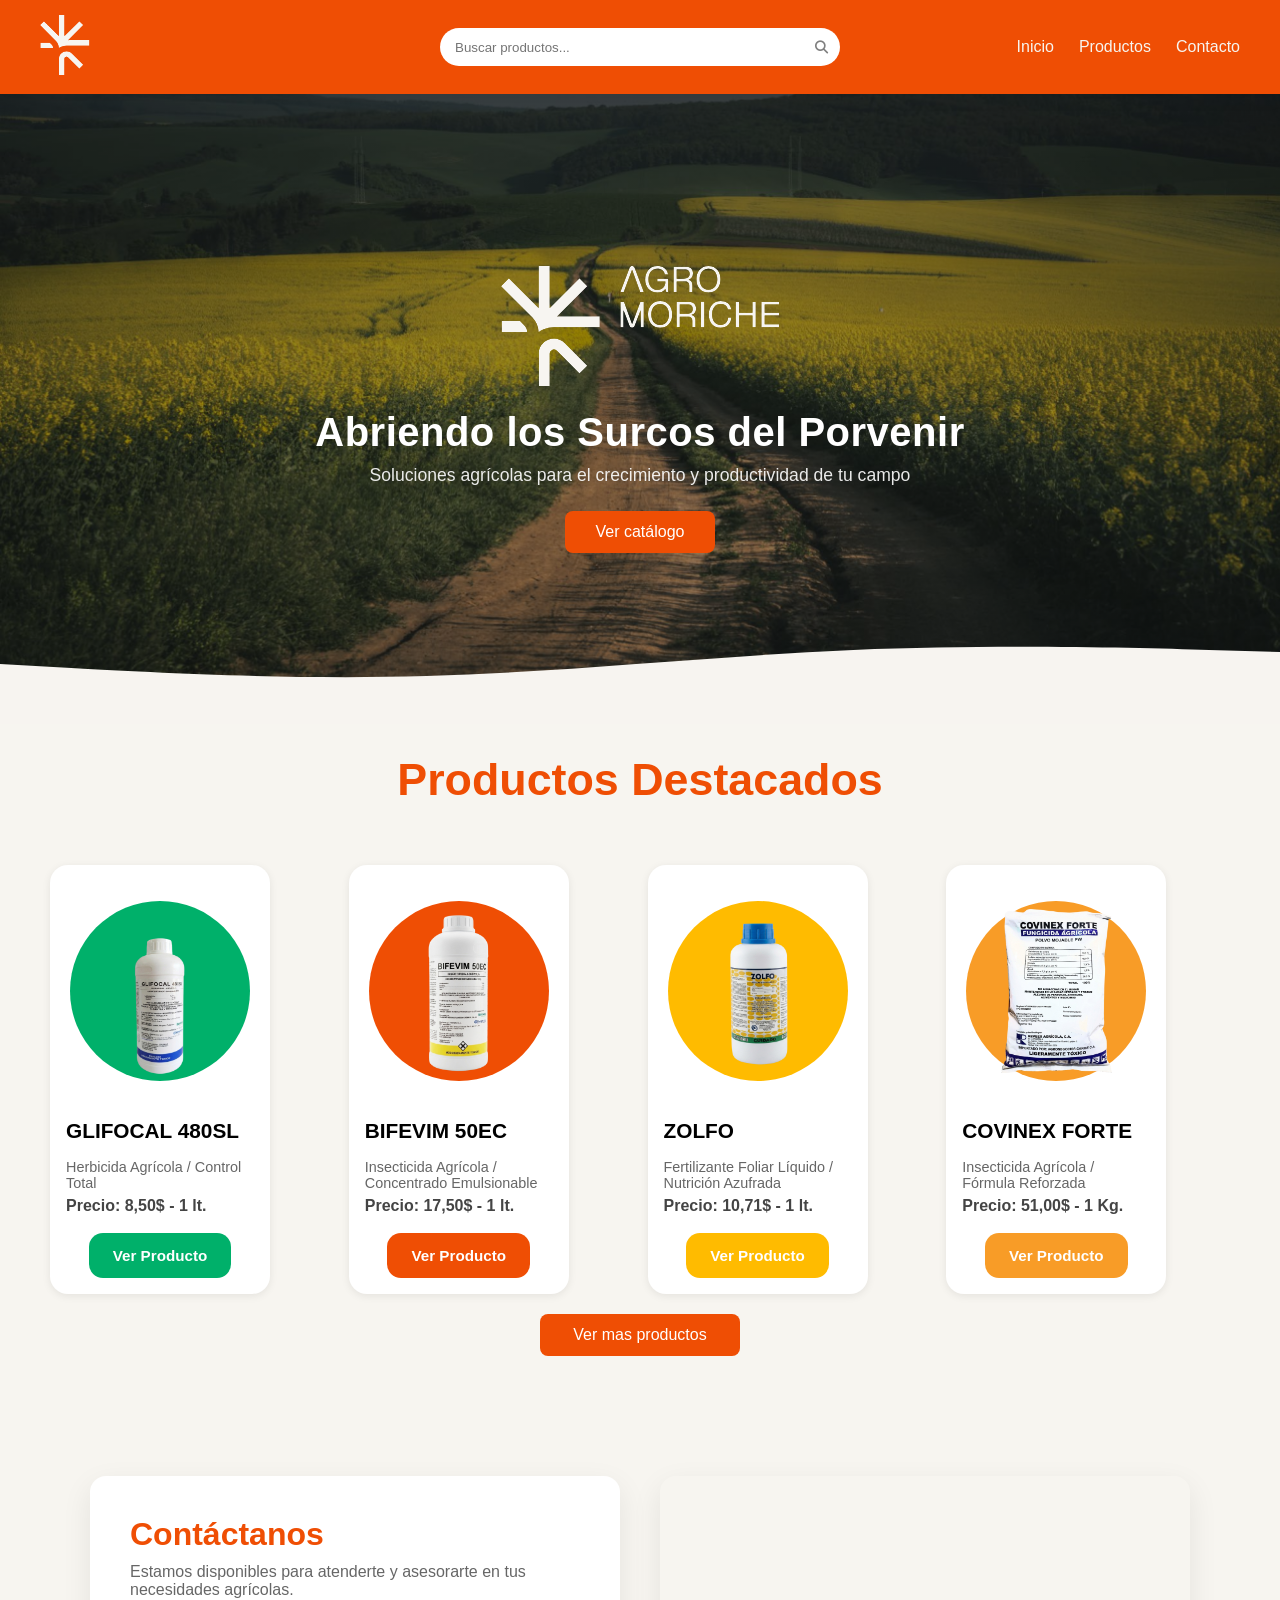
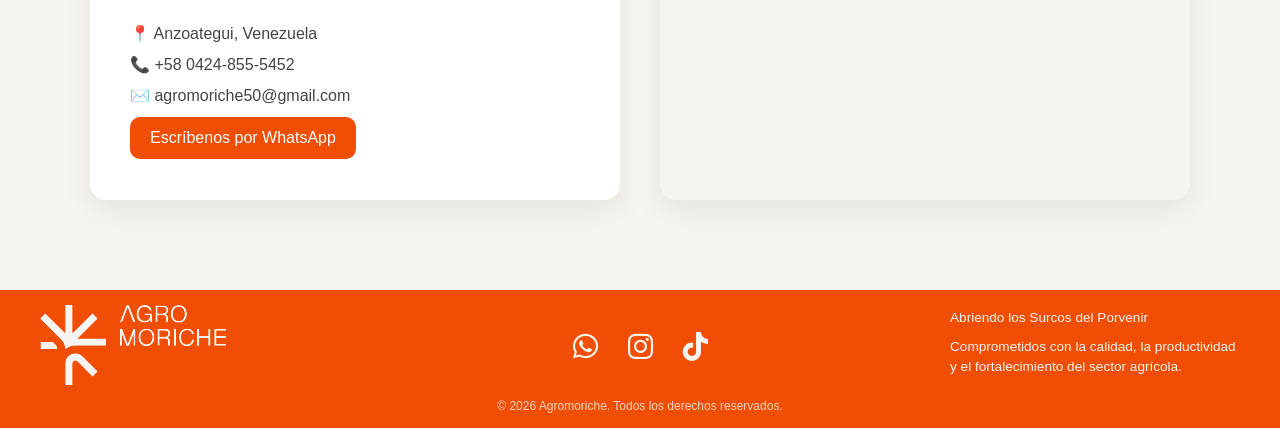
<file: Agro Moriche/index.html>
<!DOCTYPE html>
<html lang="es">

<head>
    <meta charset="UTF-8">
    <meta name="viewport" content="width=device-width, initial-scale=1.0">
    <link rel="stylesheet" href="https://cdnjs.cloudflare.com/ajax/libs/font-awesome/6.5.1/css/all.min.css">
    <link rel="stylesheet" href="css/main.css">
    <title>Agromoriche</title>
</head>

<body>
    <header>
        <div class="header-container">

            <div class="left">
                <img src="assets/branding/Imagenotipo-AgroMariche.svg" class="logo">
            </div>

            <div class="center">
                <div class="search">
                    <input type="text" id="search" placeholder="Buscar productos...">
                    <button>
                        <i class="fa-solid fa-magnifying-glass"></i>
                    </button>
                </div>
            </div>

            <div class="right">
                <nav>
                    <a href="#">Inicio</a>
                    <a href="pages/catalogo.html">Productos</a>
                    <a href="#contacto">Contacto</a>
                </nav>
            </div>

        </div>
    </header>

    <section class="hero">
        <div class="hero-content">
            <img src="assets/branding/Logo-AgroMariche.svg" alt="Agro Mariche Logo" class="hero-logo">

            <h2>Abriendo los Surcos del Porvenir</h2>

            <p>
                Soluciones agrícolas para el crecimiento y productividad de tu campo
            </p>

            <a href="pages/catalogo.html" class="hero-btn">Ver catálogo</a>
        </div>

        <div class="hero-wave">
            <svg viewBox="0 0 1440 320" preserveAspectRatio="none">
                <path fill="#F7F4F0"
                    d="M0,160L80,170.7C160,181,320,203,480,192C640,181,800,139,960,122.7C1120,107,1280,117,1360,122.7L1440,128L1440,320L0,320Z">
                </path>
            </svg>
        </div>
    </section>

    <section id="productos" class="products">
        <h2>Productos Destacados</h2>

        <div class="product-container">

            <!-- HERBICIDA 1-->
            <div class="cards">
                <div class="img-producto">
                    <div class="circle herbicidas"></div>
                    <img src="assets/images/glifocal.png" alt="fertilizante">
                </div>
                <div class="card-content">
                    <h3>GLIFOCAL 480SL</h3>
                    <h4>Herbicida Agrícola / Control Total</h4>
                    <p>Precio: 8,50$ - 1 lt.</p>
                    <button class="btnVerMas herbicidas" onclick="abrirModal(this)">
                        Ver Producto
                    </button>
                </div>
                <!-- CONTENIDO MODAL -->
                <div class="modal-content">
                    <div class="modal-description">
                        <p>
                            <strong>Descripción:</strong>

                            Herbicida sistémico no selectivo de alta eficacia,
                            diseñado para el control post-emergente de una amplia
                            variedad de malezas gramíneas y de hoja ancha.
                        </p>
                    </div>
                    <div class="modal-benefits">
                        <h3>Beneficios clave</h3>
                        <ul>
                            <li>Acción sistémica completa.</li>

                            <li>Ideal para preparación de suelos.</li>

                            <li>Elimina la maleza desde la raíz.</li>

                            <li>Mayor rendimiento del cultivo.</li>
                        </ul>
                    </div>

                    <div class="modal-extra">
                        <span>Uso agrícola</span>
                    </div>
                </div>
            </div>

            <!-- INSECTICIDAS 1-->
            <div class="cards">
                <div class="img-producto">
                    <div class="circle insecticidas"></div>
                    <img src="assets/images/bifevim.png" alt="bifevim">
                </div>
                <div class="card-content">
                    <h3>BIFEVIM 50EC</h3>
                    <h4>Insecticida Agrícola / Concentrado Emulsionable</h4>
                    <p>Precio: 17,50$ - 1 lt.</p>
                    <button class="btnVerMas insecticidas" onclick="abrirModal(this)">
                        Ver Producto
                    </button>
                </div>
                <!-- CONTENIDO MODAL -->
                <div class="modal-content">
                    <div class="modal-description">
                        <p>
                            <strong>Descripción:</strong>
                            Insecticida de amplio espectro y acción rápida, formulado como concentrado emulsionable (EC)
                            para garantizar una máxima cobertura y adherencia en el cultivo. Ofrece un control inmediato
                            por contacto e ingestión contra las plagas más agresivas que afectan el rendimiento de las
                            siembras.
                        </p>
                    </div>
                    <div class="modal-benefits">
                        <h3>Beneficios clave</h3>
                        <ul>
                            <li>Poder de derribo inmediato: Acción rápida contra insectos chupadores y minadores.</li>

                            <li>Protección prolongada: Mantiene el cultivo protegido por más tiempo, reduciendo las
                                aplicaciones constantes.</li>

                            <li>Control eficaz de: Mosca Blanca, Áfidos, Trips y Minador de la Hoja.</li>
                        </ul>
                    </div>

                    <div class="modal-extra">
                        <span>Categoría toxicológica: Moderadamente Tóxico (Banda Amarilla).</span>
                    </div>
                </div>
            </div>

            <!--FERTILIZANTES FOLIARES 1-->
            <div class="cards">
                <div class="img-producto">
                    <div class="circle fertilizante"></div>
                    <img src="assets/images/zolfo.png" alt="zolfo">
                </div>
                <div class="card-content">
                    <h3>ZOLFO</h3>
                    <h4>Fertilizante Foliar Líquido / Nutrición Azufrada</h4>
                    <p>Precio: 10,71$ - 1 lt.</p>
                    <button class="btnVerMas fertilizante" onclick="abrirModal(this)">
                        Ver Producto
                    </button>
                </div>
                <!-- CONTENIDO MODAL -->
                <div class="modal-content">
                    <div class="modal-description">
                        <p>
                            <strong>Descripción:</strong>
                            Fertilizante foliar líquido concentrado, diseñado para aportar azufre de alta asimilación
                            directamente a las hojas del cultivo. Su fórmula balanceada corrige deficiencias
                            nutricionales críticas, estimulando la síntesis de proteínas y mejorando el metabolismo
                            general de la planta para un desarrollo más fuerte.
                        </p>
                    </div>
                    <div class="modal-benefits">
                        <h3>Beneficios clave</h3>
                        <ul>
                            <li>Nutrición eficiente: Absorción rápida que optimiza el aprovechamiento del nitrógeno y
                                otros nutrientes esenciales.</li>

                            <li>Efecto de resistencia: El azufre fortalece las defensas naturales de la planta frente a
                                condiciones de estrés ambiental y ataques patógenos.
                            </li>

                            <li>Mejora el rendimiento: Estimula el crecimiento vegetativo sano y mejora la calidad final
                                de la cosecha.</li>
                        </ul>
                    </div>

                    <div class="modal-extra">
                        <span>Categoría: Fertilizantes y Nutrición Vegetal, uso agrícola (Foliar).</span>
                    </div>
                </div>
            </div>

            <!--FUNGICIDAS 1-->
            <div class="cards">
                <div class="img-producto">
                    <div class="circle fungicidas"> </div>
                    <img src="assets/images/covinex.png" alt="covinex">
                </div>
                <div class="card-content">
                    <h3>COVINEX FORTE</h3>
                    <h4>Insecticida Agrícola / Fórmula Reforzada</h4>
                    <p>Precio: 51,00$ - 1 Kg.</p>
                    <button class="btnVerMas fungicidas" onclick="abrirModal(this)">
                        Ver Producto
                    </button>
                </div>
                <!-- CONTENIDO MODAL -->
                <div class="modal-content">
                    <div class="modal-description">
                        <p>
                            <strong>Descripción:</strong>
                            Fungicida de amplio espectro y alta potencia, diseñado con una formulación reforzada para
                            el control de plagas que presentan alta resistencia en el campo. Actúa de forma simultánea
                            por contacto e ingestión, atacando eficazmente el sistema nervioso e interrumpiendo el ciclo
                            biológico de los insectos de manera inmediata.
                        </p>
                    </div>
                    <div class="modal-benefits">
                        <h3>Beneficios clave</h3>
                        <ul>
                            <li>Fórmula de choque potenciada: Ofrece un excelente poder de derribo (knock-down) que
                                limpia el cultivo rápidamente ante altas poblaciones de plagas.
                            </li>

                            <li>Acción residual extendida: Su persistencia en el follaje garantiza que el cultivo
                                permanezca protegido por más tiempo, espaciando las aplicaciones necesarias.
                            </li>

                            <li>Control polivalente: Altamente eficaz para erradicar el complejo de insectos
                                masticadores, chupadores y larvas de lepidópteros que amenazan la rentabilidad de la
                                cosecha.</li>
                        </ul>
                    </div>

                    <div class="modal-extra">
                        <span>Categoría: Fungicida, uso agrícola (Foliar).</span>
                    </div>
                </div>
            </div>

        </div>

        <div class="mas-productos">
            <a href="pages/catalogo.html">Ver mas productos</a>
        </div>
    </section>

    <section class="contact" id="contacto">

        <div class="contact-wrapper">

            <div class="contact-card">

                <h2>Contáctanos</h2>
                <p>Estamos disponibles para atenderte y asesorarte en tus necesidades agrícolas.</p>

                <div class="contact-item">📍 Anzoategui, Venezuela</div>
                <div class="contact-item">📞 +58 0424-855-5452</div>
                <div class="contact-item"> ✉️ agromoriche50@gmail.com</div>


                <a href="https://wa.me/584248555452/?text= ¡Hola%20me%20gustaria%20más%20información!" class="btn-anim">
                    <span class="text">Escríbenos por WhatsApp</span>
                    <i class="fa-brands fa-whatsapp icon"></i>
                </a>
            </div>

            <div class="map-card">
                <iframe
                    src="https://www.google.com/maps/embed?pb=!1m14!1m8!1m3!1d492.7270368347031!2d-64.22778961036312!3d8.896664991694935!3m2!1i1024!2i768!4f13.1!3m3!1m2!1s0x8dcd830050e5c7cf%3A0x21d6c207dc426a5!2sAgromoriche!5e0!3m2!1ses-419!2sve!4v1778802295371!5m2!1ses-419!2sve"
                    width="600" height="450" style="border:0;" allowfullscreen="" loading="lazy"
                    referrerpolicy="no-referrer-when-downgrade">
                </iframe>
            </div>

        </div>

    </section>

    <footer>
        <div class="footer-container">
            <div class="left">
                <img class="logo-footer" src="assets/branding/Logo-AgroMariche.svg" alt="Logo-AgroMariche">
            </div>

            <div class="center">
                <nav class="nav-social">
                    <a href="https://wa.me/584248555452/?text= ¡Hola%20me%20gustaria%20más%20información!"
                        class="social-link"><i class="fa-brands fa-whatsapp icon"></i></a>
                    <a href="https://www.instagram.com/agromoriche.ca?igsh=MW0xaWR4OHhkcm10cA%3D%3D"
                        class="social-link"><i class="fa-brands fa-instagram"></i></a>
                    <a href="https://www.tiktok.com/@agromoriche" class="social-link"><i
                            class="fa-brands fa-tiktok"></i></a>
                </nav>
            </div>

            <div class="right">

                <p class="footer-text">
                    Abriendo los Surcos del Porvenir
                </p>

                <p class="footer-text">
                    Comprometidos con la calidad, la productividad y el fortalecimiento del sector agrícola.
                </p>
            </div>
        </div>
        <p class="footer-copy">
            © 2026 Agromoriche. Todos los derechos reservados.
        </p>
    </footer>

    <script src="js/modals.js"></script>
    <script src="js/emisorIndex.js"></script>
    <script src="js/busquedas.js"></script>

    <div class="modal-overlay" id="productModal" onclick="cerrarModal(event)">
        <div class="modal-body" onclick="event.stopPropagation()">

            <button class="close-modal" onclick="cerrarModal()">&times;</button>

            <div id="modalDynamicBody"></div>
        </div>
    </div>

</body>

</html>
</file>
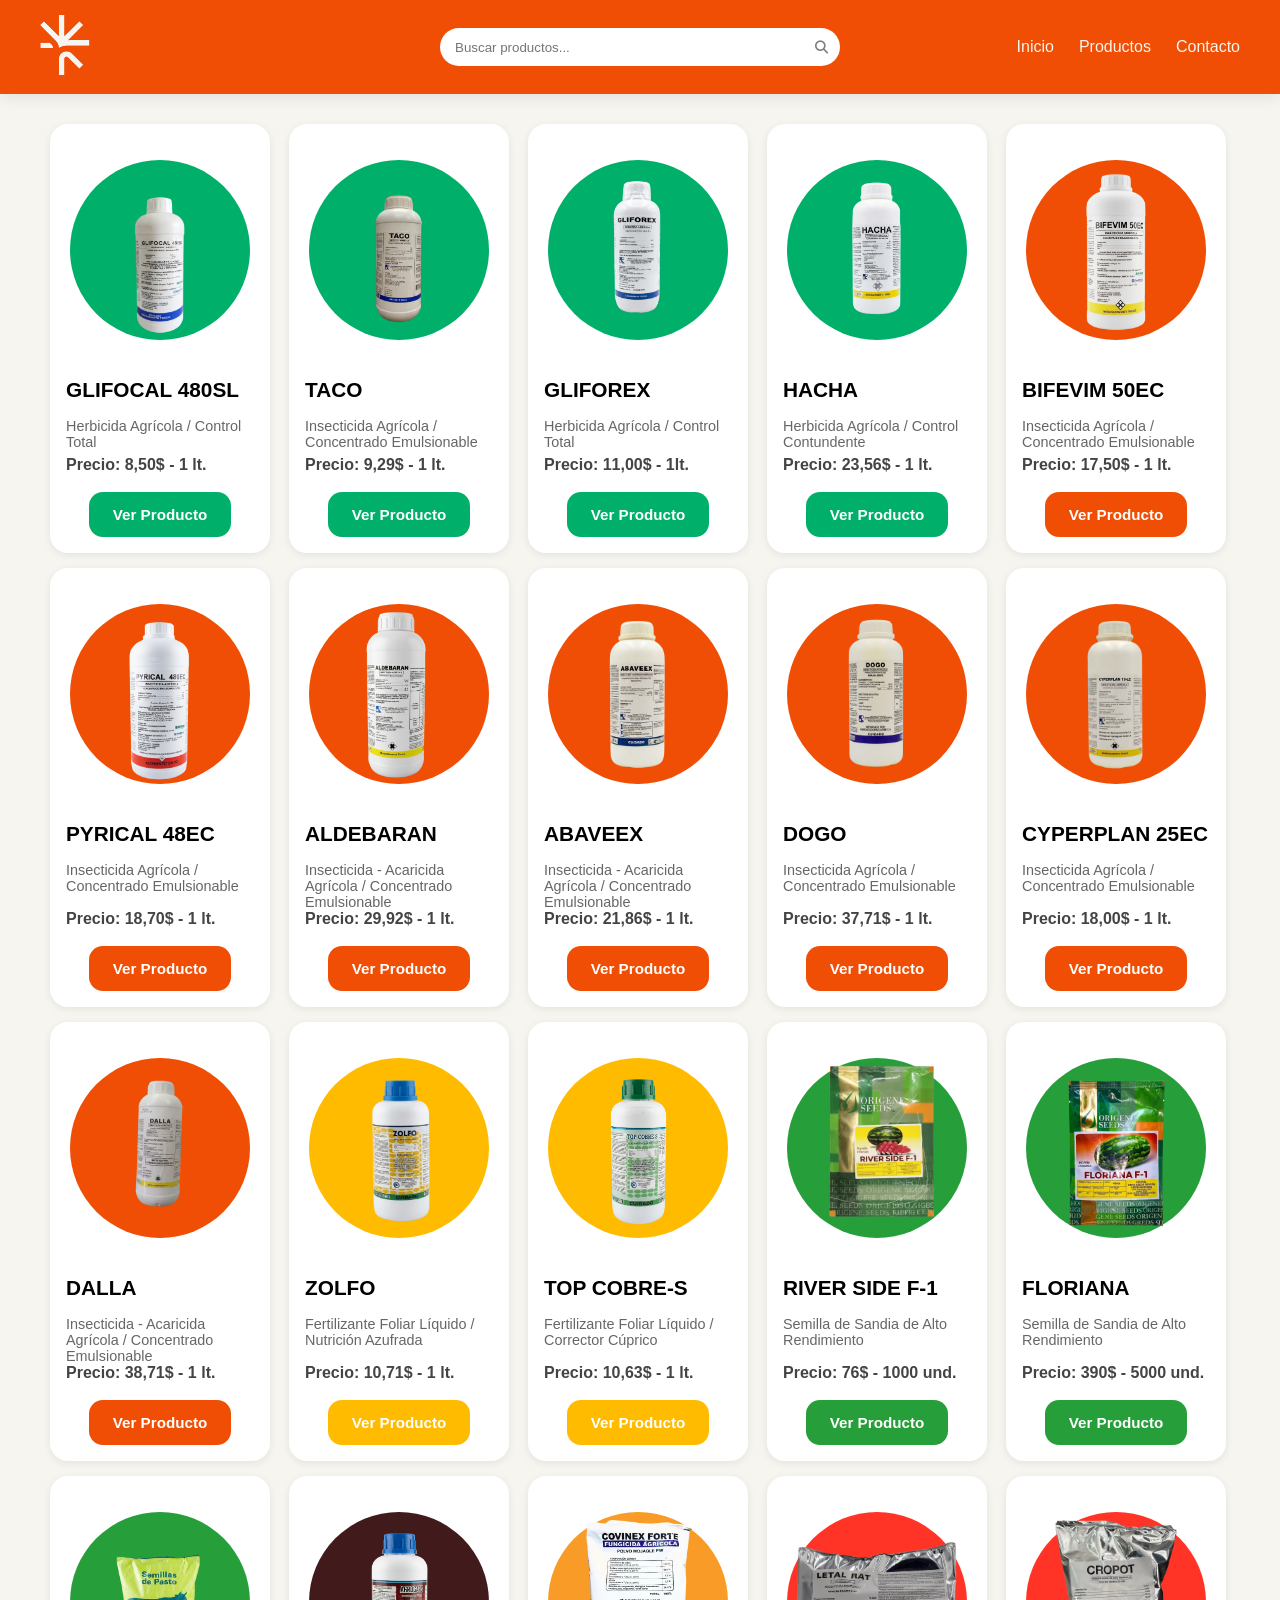
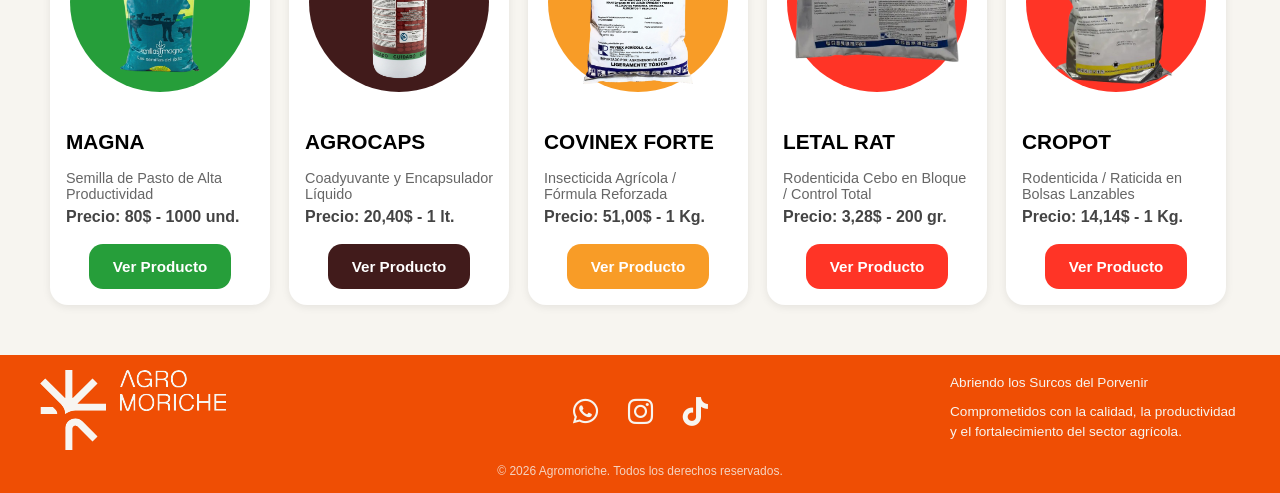
<file: Agro Moriche/pages/catalogo.html>
<!DOCTYPE html>
<html lang="es">

<head>
    <meta charset="UTF-8">
    <meta name="viewport" content="width=device-width, initial-scale=1.0">
    <link rel="stylesheet" href="https://cdnjs.cloudflare.com/ajax/libs/font-awesome/6.5.1/css/all.min.css">
    <link rel="stylesheet" href="../css/main.css">
    <title>Agromoriche</title>
</head>

<body>
    <header>
        <div class="header-container">

            <div class="left">
                <img src="../assets/branding/Imagenotipo-AgroMariche.svg" class="logo">
            </div>

            <div class="center">
                <div class="search">
                    <input type="text" id="search" placeholder="Buscar productos...">
                    <button>
                        <i class="fa-solid fa-magnifying-glass"></i>
                    </button>
                </div>
            </div>

            <div class="right">
                <nav>
                    <a href="../index.html">Inicio</a>
                    <a href="#">Productos</a>
                    <a href="../index.html#contacto">Contacto</a>
                </nav>
            </div>

        </div>
    </header>

    <main>


        <section class="products">

            <!-- HERBICIDAS -->
            <div class="product-container">

                <!-- HERBICIDA 1-->
                <div class="cards" data-name="glifocal" data-category="herbicida">
                    <div class="img-producto">
                        <div class="circle herbicidas"></div>
                        <img src="../assets/images/glifocal.png" alt="glifocal">
                    </div>
                    <div class="card-content">
                        <h3>GLIFOCAL 480SL</h3>
                        <h4>Herbicida Agrícola / Control Total</h4>
                        <p>Precio: 8,50$ - 1 lt.</p>
                        <button class="btnVerMas herbicidas" onclick="abrirModal(this)">
                            Ver Producto
                        </button>
                    </div>
                    <!-- CONTENIDO MODAL -->
                    <div class="modal-content">
                        <div class="modal-description">
                            <p>
                                <strong>Descripción:</strong>
                                Herbicida sistémico no selectivo de alta eficacia, diseñado para el control
                                post-emergente
                                de una amplia variedad de malezas gramíneas y de hoja ancha. Su rápida absorción foliar
                                garantiza la eliminación total de la maleza desde la raíz, evitando que vuelva a brotar.
                            </p>
                        </div>
                        <div class="modal-benefits">
                            <h3>Beneficios clave</h3>
                            <ul>
                                <li>Acción sistémica que penetra y limpia el terreno por completo.</li>

                                <li>Ideal para la preparación de suelos antes de la siembra.</li>

                                <li>Maximiza el rendimiento al eliminar la competencia por nutrientes y agua.</li>
                            </ul>
                        </div>

                        <div class="modal-extra">
                            <span>Uso agrícola</span>
                        </div>
                    </div>
                </div>

                <!-- HERBICIDA 2-->
                <div class="cards" data-name="taco" data-category="herbicida">
                    <div class="img-producto">
                        <div class="circle herbicidas"></div>
                        <img src="../assets/images/taco.png" alt="taco">
                    </div>
                    <div class="card-content">
                        <h3>TACO</h3>
                        <h4>Insecticida Agrícola / Concentrado Emulsionable</h4>
                        <p>Precio: 9,29$ - 1 lt.</p>
                        <button class="btnVerMas herbicidas" onclick="abrirModal(this)">
                            Ver Producto
                        </button>
                    </div>
                    <!-- CONTENIDO MODAL -->
                    <div class="modal-content">
                        <div class="modal-description">
                            <p>
                                <strong>Descripción:</strong>
                                Insecticida de amplio espectro formulado para ofrecer un control contundente y un
                                blindaje
                                efectivo contra las plagas más agresivas del campo. Actúa con gran velocidad por
                                contacto e
                                ingestión, atacando el sistema neuromuscular del insecto para detener la alimentación y
                                el
                                daño al cultivo de manera inmediata.
                            </p>
                        </div>
                        <div class="modal-benefits">
                            <h3>Beneficios clave</h3>
                            <ul>
                                <li>Poder de derribo superior: Diseñado para limpiar el cultivo rápidamente, incluso
                                    bajo
                                    condiciones de alta presión de plagas.</li>

                                <li>Efecto de persistencia prolongado: Su excelente estabilidad en el follaje garantiza
                                    una
                                    protección residual extendida, reduciendo la necesidad de aplicaciones tan
                                    frecuentes.
                                </li>

                                <li>Control integral: Altamente eficaz contra el complejo de insectos masticadores,
                                    chupadores y larvas que ponen en riesgo la rentabilidad de la cosecha.</li>
                            </ul>
                        </div>

                        <div class="modal-extra">
                            <span>Uso agrícola (Foliar).</span>
                        </div>
                    </div>
                </div>

                <!-- HERBICIDA 3-->
                <div class="cards" data-name="gliforex" data-category="herbicida">
                    <div class="img-producto">
                        <div class="circle herbicidas"></div>
                        <img src="../assets/images/gliforex.png " alt="gliforex">
                    </div>
                    <div class="card-content">
                        <h3>GLIFOREX</h3>
                        <h4>Herbicida Agrícola / Control Total</h4>
                        <p>Precio: 11,00$ - 1lt.</p>
                        <button class="btnVerMas herbicidas" onclick="abrirModal(this)">
                            Ver Producto
                        </button>
                    </div>
                    <!-- CONTENIDO MODAL -->
                    <div class="modal-content">
                        <div class="modal-description">
                            <p>
                                <strong>Descripción:</strong>
                                Herbicida sistémico no selectivo de amplio espectro, diseñado para el control
                                post-emergente
                                de una gran variedad de malezas gramíneas, de hoja ancha y ciperáceas. Al ser aplicado
                                al
                                follaje, es absorbido por las hojas y translocado hacia todo el sistema de la planta,
                                destruyendo la maleza por completo desde la raíz.
                            </p>
                        </div>
                        <div class="modal-benefits">
                            <h3>Beneficios clave</h3>
                            <ul>
                                <li>Limpieza profunda y erradicación total: Destruye tanto la parte aérea como el
                                    sistema
                                    radicular, evitando el rebrote de la maleza.</li>

                                <li>Ideal para labranza cero o mínima: El aliado perfecto para la preparación de lotes y
                                    limpieza de terrenos antes de la siembra. </li>

                                <li>Inactivación segura en el suelo: No deja residuos dañinos en la tierra al entrar en
                                    contacto con ella, lo que permite sembrar con total seguridad después de su
                                    aplicación.
                                </li>
                            </ul>
                        </div>

                        <div class="modal-extra">
                            <span>Uso agrícola (Post-emergente).</span>
                        </div>
                    </div>
                </div>

                <!-- HERBICIDA 4-->
                <div class="cards" data-name="hacha" data-category="herbicida">
                    <div class="img-producto">
                        <div class="circle herbicidas"></div>
                        <img src="../assets/images/hacha.png" alt="hacha">
                    </div>
                    <div class="card-content">
                        <h3>HACHA </h3>
                        <h4>Herbicida Agrícola / Control Contundente</h4>
                        <p>Precio: 23,56$ - 1 lt.</p>
                        <button class="btnVerMas herbicidas" onclick="abrirModal(this)">
                            Ver Producto
                        </button>
                    </div>
                    <!-- CONTENIDO MODAL -->
                    <div class="modal-content">
                        <div class="modal-description">
                            <p>
                                <strong>Descripción:</strong>
                                Herbicida de acción rápida y alta selectividad, formulado específicamente para combatir
                                y
                                erradicar las malezas más agresivas que compiten con el cultivo. Su potente principio
                                activo
                                penetra con velocidad en los tejidos vegetales, interrumpiendo el crecimiento celular de
                                la
                                maleza de forma irreversible.
                            </p>
                        </div>
                        <div class="modal-benefits">
                            <h3>Beneficios clave</h3>
                            <ul>
                                <li>Efecto de choque inmediato: Detiene el desarrollo de la maleza a las pocas horas de
                                    la
                                    aplicación, evitando que siga absorbiendo los nutrientes del suelo.</li>

                                <li>Especialista en malezas difíciles: Altamente efectivo en el control de especies de
                                    hoja
                                    ancha y malezas duras que suelen resistir a otros tratamientos comunes.</li>

                                <li>Excelente selectividad: Diseñado para golpear con fuerza la maleza sin afectar el
                                    potencial de rendimiento del cultivo principal establecido.
                                </li>
                            </ul>
                        </div>

                        <div class="modal-extra">
                            <span>Uso agrícola (Post-emergente).</span>
                        </div>
                    </div>
                </div>

                <!-- INSECTICIDAS-->

                <!-- INSECTICIDAS 1-->
                <div class="cards" data-name="bifevim 50EC" data-category="Insecticida">
                    <div class="img-producto">
                        <div class="circle insecticidas"></div>
                        <img src="../assets/images/bifevim.png" alt="bifevim">
                    </div>
                    <div class="card-content">
                        <h3>BIFEVIM 50EC</h3>
                        <h4>Insecticida Agrícola / Concentrado Emulsionable</h4>
                        <p>Precio: 17,50$ - 1 lt.</p>
                        <button class="btnVerMas insecticidas" onclick="abrirModal(this)">
                            Ver Producto
                        </button>
                    </div>
                    <!-- CONTENIDO MODAL -->
                    <div class="modal-content">
                        <div class="modal-description">
                            <p>
                                <strong>Descripción:</strong>
                                Insecticida de amplio espectro y acción rápida, formulado como concentrado emulsionable
                                (EC)
                                para garantizar una máxima cobertura y adherencia en el cultivo. Ofrece un control
                                inmediato
                                por contacto e ingestión contra las plagas más agresivas que afectan el rendimiento de
                                las
                                siembras.
                            </p>
                        </div>
                        <div class="modal-benefits">
                            <h3>Beneficios clave</h3>
                            <ul>
                                <li>Poder de derribo inmediato: Acción rápida contra insectos chupadores y minadores.
                                </li>

                                <li>Protección prolongada: Mantiene el cultivo protegido por más tiempo, reduciendo las
                                    aplicaciones constantes.</li>

                                <li>Control eficaz de: Mosca Blanca, Áfidos, Trips y Minador de la Hoja.</li>
                            </ul>
                        </div>

                        <div class="modal-extra">
                            <span>Categoría toxicológica: Moderadamente Tóxico (Banda Amarilla).</span>
                        </div>
                    </div>
                </div>

                <!-- INSECTICIDAS 2-->
                <div class="cards" data-name="pyrical 48EC" data-category="Insecticida">
                    <div class="img-producto">
                        <div class="circle insecticidas"></div>
                        <img src="../assets/images/pyrical.png" alt="pyrical">
                    </div>
                    <div class="card-content">
                        <h3>PYRICAL 48EC</h3>
                        <h4>Insecticida Agrícola / Concentrado Emulsionable</h4>
                        <p>Precio: 18,70$ - 1 lt.</p>
                        <button class="btnVerMas insecticidas" onclick="abrirModal(this)">
                            Ver Producto
                        </button>
                    </div>
                    <!-- CONTENIDO MODAL -->
                    <div class="modal-content">
                        <div class="modal-description">
                            <p>
                                <strong>Descripción:</strong>
                                Potente insecticida y acaricida organofosforado de amplio espectro, formulado como
                                concentrado emulsionable (EC). Actúa de forma contundente por contacto, ingestión y vía
                                inhalatoria (acción de vapor), lo que le permite erradicar eficazmente plagas ocultas o
                                de
                                difícil acceso en el follaje.
                            </p>
                        </div>
                        <div class="modal-benefits">
                            <h3>Beneficios clave</h3>
                            <ul>
                                <li>Triple acción de control: Contacto inmediato, ingestión y efecto gasificante para
                                    una
                                    máxima penetración.</li>

                                <li>Alto poder de choque: Excelente efecto de derribo (knock-down) contra insectos
                                    masticadores, chupadores y minadores.</li>

                                <li>Versatilidad en el campo: Ideal para proteger una gran variedad de cultivos contra
                                    plagas del suelo y del follaje.</li>
                            </ul>
                        </div>

                        <div class="modal-extra">
                            <span>Categoría: Insecticida de amplio espectro.</span>
                        </div>
                    </div>
                </div>

                <!-- INSECTICIDAS 3-->
                <div class="cards" data-name="aldebaran" data-category="Insecticida">
                    <div class="img-producto">
                        <div class="circle insecticidas"></div>
                        <img src="../assets/images/aldebaran.png" alt="aldebaran">
                    </div>
                    <div class="card-content">
                        <h3>ALDEBARAN</h3>
                        <h4>Insecticida - Acaricida Agrícola / Concentrado Emulsionable</h4>
                        <p>Precio: 29,92$ - 1 lt.</p>
                        <button class="btnVerMas insecticidas" onclick="abrirModal(this)">
                            Ver Producto
                        </button>
                    </div>
                    <!-- CONTENIDO MODAL -->
                    <div class="modal-content">
                        <div class="modal-description">
                            <p>
                                <strong>Descripción:</strong>
                                Insecticida y acaricida de alta potencia diseñado para el control contundente de plagas
                                chupadoras, minadoras y ácaros en diversos cultivos. Su formulación avanzada actúa
                                rápidamente por contacto e ingestión, interrumpiendo el ciclo de vida de las plagas
                                tanto en
                                estado de larva como en adultos.
                            </p>
                        </div>
                        <div class="modal-benefits">
                            <h3>Beneficios clave</h3>
                            <ul>
                                <li>Doble acción: Controla eficazmente tanto insectos complejos como poblaciones de
                                    ácaros
                                    con un solo producto.</li>

                                <li>Excelente efecto residual: Mantiene el cultivo protegido por más tiempo, espaciando
                                    las
                                    aplicaciones y reduciendo costos.</li>

                                <li>Efecto de choque: Detiene el daño al cultivo de manera inmediata gracias a su rápido
                                    poder de derribo.</li>
                            </ul>
                        </div>

                        <div class="modal-extra">
                            <span>Categoría: Insecticidas y Acaricidas, agrícola (Foliar).</span>
                        </div>
                    </div>
                </div>

                <!-- INSECTICIDAS 4-->
                <div class="cards" data-name="abaveex" data-category="Insecticida">
                    <div class="img-producto">
                        <div class="circle insecticidas"></div>
                        <img src="../assets/images/abaveex.png" alt="abaveex">
                    </div>
                    <div class="card-content">
                        <h3>ABAVEEX</h3>
                        <h4>Insecticida - Acaricida Agrícola / Concentrado Emulsionable</h4>
                        <p>Precio: 21,86$ - 1 lt.</p>
                        <button class="btnVerMas insecticidas" onclick="abrirModal(this)">
                            Ver Producto
                        </button>
                    </div>
                    <!-- CONTENIDO MODAL -->
                    <div class="modal-content">
                        <div class="modal-description">
                            <p>
                                <strong>Descripción:</strong>
                                Insecticida de amplio espectro diseñado para combatir las plagas más persistentes en el
                                campo. Su formulación de alta calidad actúa de forma contundente por contacto e
                                ingestión,
                                atacando el sistema nervioso del insecto para detener el daño al cultivo de manera
                                inmediata.
                            </p>
                        </div>
                        <div class="modal-benefits">
                            <h3>Beneficios clave</h3>
                            <ul>
                                <li>Alto poder de derribo (Knock-down): Paraliza y elimina las plagas a los pocos
                                    minutos de
                                    la aplicación.</li>

                                <li>Excelente penetración: Cubre de forma eficiente el follaje, protegiendo las zonas
                                    críticas de la planta.</li>

                                <li>Eficacia comprobada: Altamente recomendado para el control de insectos masticadores
                                    y
                                    chupadores que afectan el rendimiento de la cosecha.</li>
                            </ul>
                        </div>

                        <div class="modal-extra">
                            <span>Categoría: Insecticida agrícola (Foliar).</span>
                        </div>
                    </div>
                </div>

                <!-- INSECTICIDAS 5-->
                <div class="cards" data-name="dogo" data-category="Insecticida">
                    <div class="img-producto">
                        <div class="circle insecticidas"></div>
                        <img src="../assets/images/dogo.png" alt="dogo">
                    </div>
                    <div class="card-content">
                        <h3>DOGO</h3>
                        <h4>Insecticida Agrícola / Concentrado Emulsionable</h4>
                        <p>Precio: 37,71$ - 1 lt.</p>
                        <button class="btnVerMas insecticidas" onclick="abrirModal(this)">
                            Ver Producto
                        </button>
                    </div>
                    <!-- CONTENIDO MODAL -->
                    <div class="modal-content">
                        <div class="modal-description">
                            <p>
                                <strong>Descripción:</strong>
                                Insecticida de amplio espectro desarrollado para el control contundente de plagas
                                difíciles
                                en el campo. Diseñado con una formulación que combina un rápido efecto de choque por
                                contacto e ingestión, actúa directamente sobre el sistema nervioso de los insectos,
                                paralizando su actividad y deteniendo el daño al follaje de manera inmediata.
                            </p>
                        </div>
                        <div class="modal-benefits">
                            <h3>Beneficios clave</h3>
                            <ul>
                                <li>Efecto fulminante: Excelente poder de derribo para limpiar el cultivo rápidamente
                                    ante
                                    altas poblaciones de plagas.</li>

                                <li>Gran persistencia: Ofrece una excelente adherencia y estabilidad en la planta,
                                    brindando
                                    días de protección continua.</li>

                                <li>Control polivalente: Altamente eficaz contra insectos masticadores, chupadores y
                                    larvas
                                    de lepidópteros que amenazan el rendimiento de la cosecha.</li>
                            </ul>
                        </div>

                        <div class="modal-extra">
                            <span>Categoría: Insecticida agrícola (Foliar).</span>
                        </div>
                    </div>
                </div>

                <!-- INSECTICIDAS 6-->
                <div class="cards" data-name="cyperplan 25EC" data-category="Insecticida">
                    <div class="img-producto">
                        <div class="circle insecticidas"></div>
                        <img src="../assets/images/cyperplan.png" alt="cyperplan">
                    </div>
                    <div class="card-content">
                        <h3>CYPERPLAN 25EC</h3>
                        <h4>Insecticida Agrícola / Concentrado Emulsionable</h4>
                        <p>Precio: 18,00$ - 1 lt.</p>
                        <button class="btnVerMas insecticidas" onclick="abrirModal(this)">
                            Ver Producto
                        </button>
                    </div>
                    <!-- CONTENIDO MODAL -->
                    <div class="modal-content">
                        <div class="modal-description">
                            <p>
                                <strong>Descripción:</strong>
                                Potente insecticida piretroide de amplio espectro y acción residual prolongada,
                                formulado
                                como concentrado emulsionable (EC). Actúa de manera fulminante por contacto e ingestión,
                                alterando el sistema nervioso de los insectos para frenar el daño en los cultivos de
                                forma
                                inmediata.
                            </p>
                        </div>
                        <div class="modal-benefits">
                            <h3>Beneficios clave</h3>
                            <ul>
                                <li>Efecto de choque inmediato: Excelente poder de volteo (knock-down) que elimina las
                                    plagas activas a los pocos minutos de la aplicación.</li>

                                <li>Acción repelente y residual: Su permanencia en la superficie de la planta repele
                                    nuevas
                                    migraciones de plagas, protegiendo el cultivo por más tiempo.</li>

                                <li>Especialista en masticadores: Altamente efectivo contra el Gusano Cogollero, falsos
                                    medidores, defoliadores, trips y una amplia gama de larvas de lepidópteros.</li>
                            </ul>
                        </div>

                        <div class="modal-extra">
                            <span>Categoría: Insecticidas agrícola (Foliar).</span>
                        </div>
                    </div>
                </div>

                <!-- INSECTICIDAS 7-->
                <div class="cards" data-name="dalla" data-category="Insecticida">
                    <div class="img-producto">
                        <div class="circle insecticidas"></div>
                        <img src="../assets/images/dalla.png" alt="dalla">
                    </div>
                    <div class="card-content">
                        <h3>DALLA</h3>
                        <h4>Insecticida - Acaricida Agrícola / Concentrado Emulsionable</h4>
                        <p>Precio: 38,71$ - 1 lt.</p>
                        <button class="btnVerMas insecticidas" onclick="abrirModal(this)">
                            Ver Producto
                        </button>
                    </div>
                    <!-- CONTENIDO MODAL -->
                    <div class="modal-content">
                        <div class="modal-description">
                            <p>
                                <strong>Descripción:</strong>
                                Insecticida y acaricida de alta potencia diseñado para el control contundente de plagas
                                chupadoras, minadoras y ácaros en diversos cultivos. Su formulación avanzada actúa
                                rápidamente por contacto e ingestión, interrumpiendo el ciclo de vida de las plagas
                                tanto en
                                estado de larva como en adultos.
                            </p>
                        </div>
                        <div class="modal-benefits">
                            <h3>Beneficios clave</h3>
                            <ul>
                                <li>Doble acción: Controla eficazmente tanto insectos complejos como poblaciones de
                                    ácaros
                                    con un solo producto.</li>

                                <li>Excelente efecto residual: Mantiene el cultivo protegido por más tiempo, espaciando
                                    las
                                    aplicaciones y reduciendo costos.</li>

                                <li>Efecto de choque: Detiene el daño al cultivo de manera inmediata gracias a su rápido
                                    poder de derribo.</li>
                            </ul>
                        </div>

                        <div class="modal-extra">
                            <span>Categoría: Insecticidas y Acaricidas, agrícola (Foliar).</span>
                        </div>
                    </div>
                </div>



                <!--FERTILIZANTES FOLIARES-->

                <!--FERTILIZANTES FOLIARES 1-->
                <div class="cards" data-name="zolfo" data-category="fertilizantes foliares">
                    <div class="img-producto">
                        <div class="circle fertilizante"></div>
                        <img src="../assets/images/zolfo.png" alt="zolfo">
                    </div>
                    <div class="card-content">
                        <h3>ZOLFO</h3>
                        <h4>Fertilizante Foliar Líquido / Nutrición Azufrada</h4>
                        <p>Precio: 10,71$ - 1 lt.</p>
                        <button class="btnVerMas fertilizante" onclick="abrirModal(this)">
                            Ver Producto
                        </button>
                    </div>
                    <!-- CONTENIDO MODAL -->
                    <div class="modal-content">
                        <div class="modal-description">
                            <p>
                                <strong>Descripción:</strong>
                                Fertilizante foliar líquido concentrado, diseñado para aportar azufre de alta
                                asimilación
                                directamente a las hojas del cultivo. Su fórmula balanceada corrige deficiencias
                                nutricionales críticas, estimulando la síntesis de proteínas y mejorando el metabolismo
                                general de la planta para un desarrollo más fuerte.
                            </p>
                        </div>
                        <div class="modal-benefits">
                            <h3>Beneficios clave</h3>
                            <ul>
                                <li>Nutrición eficiente: Absorción rápida que optimiza el aprovechamiento del nitrógeno
                                    y
                                    otros nutrientes esenciales.</li>

                                <li>Efecto de resistencia: El azufre fortalece las defensas naturales de la planta
                                    frente a
                                    condiciones de estrés ambiental y ataques patógenos.
                                </li>

                                <li>Mejora el rendimiento: Estimula el crecimiento vegetativo sano y mejora la calidad
                                    final
                                    de la cosecha.</li>
                            </ul>
                        </div>

                        <div class="modal-extra">
                            <span>Categoría: Fertilizantes y Nutrición Vegetal, uso agrícola (Foliar).</span>
                        </div>
                    </div>
                </div>

                <!--FERTILIZANTES FOLIARES 2-->
                <div class="cards" data-name="top cobre-s" data-category="fertilizantes foliares">
                    <div class="img-producto">
                        <div class="circle fertilizante"></div>
                        <img src="../assets/images/top cobre.png" alt="topcobre">
                    </div>
                    <div class="card-content">
                        <h3>TOP COBRE-S</h3>
                        <h4>Fertilizante Foliar Líquido / Corrector Cúprico</h4>
                        <p>Precio: 10,63$ - 1 lt.</p>
                        <button class="btnVerMas fertilizante" onclick="abrirModal(this)">
                            Ver Producto
                        </button>
                    </div>
                    <!-- CONTENIDO MODAL -->
                    <div class="modal-content">
                        <div class="modal-description">
                            <p>
                                <strong>Descripción:</strong>
                                Fertilizante foliar líquido especialmente formulado como corrector de deficiencias de
                                cobre
                                de rápida absorción y alta asimilación. Su aplicación equilibra los niveles
                                nutricionales de
                                la planta, optimizando procesos vitales como la fotosíntesis y la síntesis de proteínas
                                para
                                lograr un desarrollo vegetal óptimo.
                            </p>
                        </div>
                        <div class="modal-benefits">
                            <h3>Beneficios clave</h3>
                            <ul>
                                <li>Corrección inmediata: Previene y corrige clorosis y anomalías en el crecimiento
                                    causadas
                                    por la falta de cobre.</li>

                                <li>Corrección inmediata: Previene y corrige clorosis y anomalías en el crecimiento
                                    causadas
                                    por la falta de cobre.
                                </li>

                                <li>Efecto protector secundario: Mejora la resistencia natural del cultivo ante el
                                    estrés
                                    ambiental y el ataque de ciertos patógenos del follaje.</li>
                            </ul>
                        </div>

                        <div class="modal-extra">
                            <span>Categoría: Fertilizantes y Nutrición Vegetal, uso agrícola (Foliar).</span>
                        </div>
                    </div>
                </div>


                <!--SEMILLAS-->

                <!--SEMILLAS 1-->
                <div class="cards" data-name="river side F-1" data-category="semillas">
                    <div class="img-producto">
                        <div class="circle semillas"></div>
                        <img src="../assets/images/river side.png" alt="riverside">
                    </div>
                    <div class="card-content">
                        <h3>RIVER SIDE F-1</h3>
                        <h4>Semilla de Sandia de Alto Rendimiento</h4>
                        <p>Precio: 76$ - 1000 und.</p>
                        <button class="btnVerMas semillas" onclick="abrirModal(this)">
                            Ver Producto
                        </button>
                    </div>
                    <!-- CONTENIDO MODAL -->
                    <div class="modal-content">
                        <div class="modal-description">
                            <p>
                                <strong>Descripción:</strong>
                                Híbrido de sandía (patilla) diseñado especialmente para ofrecer una producción constante
                                y de calidad superior bajo diversas condiciones de campo. Desarrolla una planta de
                                excelente vigor, con un potente sistema radicular y una cobertura foliar óptima que
                                protege los frutos contra los golpes de sol, garantizando cosechas uniformes y de alto
                                valor comercial.
                            </p>
                        </div>
                        <div class="modal-benefits">
                            <h3>Beneficios clave</h3>
                            <ul>
                                <li>Calidad de fruto premium: Produce sandías de excelente firmeza, corteza resistente
                                    con rayas bicolores bien definidas y una pulpa de color rojo intenso, muy dulce y
                                    atractiva para el mercado fresco.</li>

                                <li>Resistencia y sanidad: Cuenta con un sólido paquete de resistencias genéticas (F-1)
                                    a las principales enfermedades del suelo y hongos foliares, asegurando la inversión
                                    del productor.
                                </li>

                                <li>Larga vida post-cosecha: Su consistencia superior y corteza gruesa permiten soportar
                                    el transporte a largas distancias sin agrietarse, manteniendo la frescura por más
                                    tiempo en los puntos de venta.</li>
                            </ul>
                        </div>

                        <div class="modal-extra">
                            <span>Categoría: Semillas de Alta Genética / Origene Seeds. Uso agrícola</span>
                        </div>
                    </div>
                </div>

                <!--SEMILLAS 2-->
                <div class="cards" data-name="floriana" data-category="semillas">
                    <div class="img-producto">
                        <div class="circle semillas"></div>
                        <img src="../assets/images/floriana.png" alt="floriana">
                    </div>
                    <div class="card-content">
                        <h3>FLORIANA</h3>
                        <h4>Semilla de Sandia de Alto Rendimiento</h4>
                        <p>Precio: 390$ - 5000 und.</p>
                        <button class="btnVerMas semillas" onclick="abrirModal(this)">
                            Ver Producto
                        </button>
                    </div>
                    <!-- CONTENIDO MODAL -->
                    <div class="modal-content">
                        <div class="modal-description">
                            <p>
                                <strong>Descripción:</strong>
                                Variedad híbrida de alto potencial productivo, desarrollada para adaptarse con éxito a
                                diferentes zonas de cultivo y condiciones climáticas. Destaca por su excelente vigor de
                                planta, una arquitectura foliar equilibrada que brinda óptima protección a los frutos, y
                                una
                                alta uniformidad en cada etapa del ciclo de cosecha.
                            </p>
                        </div>
                        <div class="modal-benefits">
                            <h3>Beneficios clave</h3>
                            <ul>
                                <li>Rendimiento optimizado: Diseñada para maximizar los kilos por hectárea gracias a su
                                    excelente tasa de cuaje y continuidad en la producción.</li>

                                <li>Sanidad y rusticidad: Ofrece una fuerte tolerancia de campo frente a los principales
                                    patógenos y factores de estrés ambiental, asegurando una cosecha más estable.
                                </li>

                                <li>Calidad comercial exigida: Produce frutos o cosechas homogéneas con el color, la
                                    firmeza
                                    y el aspecto visual premium que buscan los compradores y mercados más exigentes.
                                </li>
                            </ul>
                        </div>

                        <div class="modal-extra">
                            <span>Categoría: Semillas de Alta Genética / Origene Seeds. Uso agrícola</span>
                        </div>
                    </div>
                </div>

                <!--SEMILLAS 3-->
                <div class="cards" data-name="magna" data-category="semillas">
                    <div class="img-producto">
                        <div class="circle semillas"></div>
                        <img src="../assets/images/semillas pasto.png" alt="semillas pasto">
                    </div>
                    <div class="card-content">
                        <h3>MAGNA</h3>
                        <h4>Semilla de Pasto de Alta Productividad</h4>
                        <p>Precio: 80$ - 1000 und.</p>
                        <button class="btnVerMas semillas" onclick="abrirModal(this)">
                            Ver Producto
                        </button>
                    </div>
                    <!-- CONTENIDO MODAL -->
                    <div class="modal-content">
                        <div class="modal-description">
                            <p>
                                <strong>Descripción:</strong>
                                Variedad forrajera de alta calidad genética, diseñada especialmente para optimizar la
                                producción de biomasa en sistemas ganaderos intensivos y semi-intensivos. Destaca por su
                                rápido establecimiento en campo, excelente capacidad de rebrote y una alta palatabilidad
                                que asegura un consumo óptimo por parte del ganado bovino, ovino y caprino.
                            </p>
                        </div>
                        <div class="modal-benefits">
                            <h3>Beneficios clave</h3>
                            <ul>
                                <li>Alto valor nutricional: Ofrece un excelente porcentaje de proteína bruta y alta
                                    digestibilidad, lo que se traduce directamente en un mayor rendimiento de carne y
                                    leche.</li>

                                <li>Resistencia al pisoteo y pastoreo: Su sistema radicular profundo y agresivo le
                                    confiere una gran tolerancia al tráfico constante del ganado y una rápida
                                    recuperación tras el corte o pastoreo.
                                </li>

                                <li>Rusticidad y adaptación: Muestra un comportamiento sobresaliente frente a periodos
                                    de sequía moderada y una alta competitividad contra las malezas durante su fase de
                                    implantación.
                                </li>
                            </ul>
                        </div>

                        <div class="modal-extra">
                            <span>Categoría: Agrícola y pecuario (Establecimiento de pasturas para pastoreo directo,
                                henificación o ensilaje).</span>
                        </div>
                    </div>
                </div>


                <!--COADYUVANTES-->

                <!--COADYUVANTES 1-->
                <div class="cards" data-name="agrocaps" data-category="coadyuvantes">
                    <div class="img-producto">
                        <div class="circle coadyuvantes"> </div>
                        <img src="../assets/images/agrocaps.png" alt="agrocaps">
                    </div>
                    <div class="card-content">
                        <h3>AGROCAPS</h3>
                        <h4>Coadyuvante y Encapsulador Líquido</h4>
                        <p>Precio: 20,40$ - 1 lt.</p>
                        <button class="btnVerMas coadyuvantes" onclick="abrirModal(this)">
                            Ver Producto
                        </button>
                    </div>
                    <!-- CONTENIDO MODAL -->
                    <div class="modal-content">
                        <div class="modal-description">
                            <p>
                                <strong>Descripción:</strong>
                                Coadyuvante e hiporreductor de tensión superficial formulado para optimizar al
                                máximo la
                                aplicación de agroquímicos. Su tecnología de encapsulación mejora la adherencia,
                                penetración
                                y persistencia de las mezclas en el follaje, evitando las pérdidas por lavado de
                                lluvia,
                                evaporación o deriva por el viento.
                            </p>
                        </div>
                        <div class="modal-benefits">
                            <h3>Beneficios clave</h3>
                            <ul>
                                <li>Máximo aprovechamiento: Encapsula y protege el ingrediente activo, garantizando
                                    que
                                    el
                                    producto penetre eficazmente en la planta.
                                </li>

                                <li>Efecto humectante y pegante: Rompe la tensión superficial del agua, logrando una
                                    cobertura uniforme en hojas cerosas o vellosas.
                                </li>

                                <li>Mayor economía: Reduce las pérdidas en la aplicación, mejorando la rentabilidad
                                    y el
                                    impacto de los tratamientos agrícolas.</li>
                            </ul>
                        </div>

                        <div class="modal-extra">
                            <span>Categoría: Coadyuvantes y Potenciadores de Aplicación, uso agrícola (Acompañante
                                de
                                mezclas foliares).</span>
                        </div>
                    </div>
                </div>


                <!--FUNGICIDAS-->

                <!--FUNGICIDAS 1-->
                <div class="cards" data-name="covinex forte" data-category="fungicidas">
                    <div class="img-producto">
                        <div class="circle fungicidas"> </div>
                        <img src="../assets/images/covinex.png" alt="covinex">
                    </div>
                    <div class="card-content">
                        <h3>COVINEX FORTE</h3>
                        <h4>Insecticida Agrícola / Fórmula Reforzada</h4>
                        <p>Precio: 51,00$ - 1 Kg.</p>
                        <button class="btnVerMas fungicidas" onclick="abrirModal(this)">
                            Ver Producto
                        </button>
                    </div>
                    <!-- CONTENIDO MODAL -->
                    <div class="modal-content">
                        <div class="modal-description">
                            <p>
                                <strong>Descripción:</strong>
                                Fungicida de amplio espectro y alta potencia, diseñado con una formulación reforzada
                                para
                                el control de plagas que presentan alta resistencia en el campo. Actúa de forma
                                simultánea
                                por contacto e ingestión, atacando eficazmente el sistema nervioso e interrumpiendo
                                el
                                ciclo
                                biológico de los insectos de manera inmediata.
                            </p>
                        </div>
                        <div class="modal-benefits">
                            <h3>Beneficios clave</h3>
                            <ul>
                                <li>Fórmula de choque potenciada: Ofrece un excelente poder de derribo (knock-down)
                                    que
                                    limpia el cultivo rápidamente ante altas poblaciones de plagas.
                                </li>

                                <li>Acción residual extendida: Su persistencia en el follaje garantiza que el
                                    cultivo
                                    permanezca protegido por más tiempo, espaciando las aplicaciones necesarias.
                                </li>

                                <li>Control polivalente: Altamente eficaz para erradicar el complejo de insectos
                                    masticadores, chupadores y larvas de lepidópteros que amenazan la rentabilidad
                                    de la
                                    cosecha.</li>
                            </ul>
                        </div>

                        <div class="modal-extra">
                            <span>Categoría: Fungicida, uso agrícola (Foliar).</span>
                        </div>
                    </div>
                </div>


                <!--RODENTICIDAS-->

                <!--RODENTICIDAS 1-->
                <div class="cards" data-name="letal rat" data-category="rodenticidas">
                    <div class="img-producto">
                        <div class="circle rodenticidas"> </div>
                        <img src="../assets/images/letal rat.png" alt="letal rat">
                    </div>
                    <div class="card-content">
                        <h3>LETAL RAT</h3>
                        <h4>Rodenticida Cebo en Bloque / Control Total</h4>
                        <p>Precio: 3,28$ - 200 gr.</p>
                        <button class="btnVerMas rodenticidas" onclick="abrirModal(this)">
                            Ver Producto
                        </button>
                    </div>
                    <!-- CONTENIDO MODAL -->
                    <div class="modal-content">
                        <div class="modal-description">
                            <p>
                                <strong>Descripción:</strong>
                                Potente rodenticida anticoagulante de dosis única, formulado en atractivos bloquespara
                                el control definitivo de ratas y ratones en instalaciones agrícolas, pecuarias,
                                almacenes y áreas perimetrales. Su alta palatabilidad atrae al roedor de inmediato,
                                garantizando
                                el consumo del cebo desde la primera exposición.
                            </p>
                        </div>
                        <div class="modal-benefits">
                            <h3>Beneficios clave</h3>
                            <ul>
                                <li>Efecto diferido infalible: El roedor muere días después de la ingesta sin
                                    levantar
                                    sospechas en la colonia, logrando la erradicación de toda la plaga de forma
                                    segura.
                                </li>

                                <li>Resistencia a la humedad: Bloques parafinados de alta durabilidad que no se
                                    deshacen
                                    ni
                                    pierden su atractivo, ideales para usar tanto en interiores como en exteriores
                                    expuestos
                                    a la intemperie.
                                </li>

                                <li>Formato listo para usar: Diseñado con bordes que facilitan el hábito de roer del
                                    animal,
                                    maximizando la efectividad del tratamiento.</li>
                            </ul>
                        </div>

                        <div class="modal-extra">
                            <span>Categoría: Rodenticidas / Control de Plagas. Control de roedores (Uso doméstico,
                                industrial y agrícola).</span>
                        </div>
                    </div>
                </div>

                <!--RODENTICIDAS 2-->
                <div class="cards" data-name="cropot" data-category="rodenticidas">
                    <div class="img-producto">
                        <div class="circle rodenticidas"> </div>
                        <img src="../assets/images/cropot.png" alt="cropot">
                    </div>
                    <div class="card-content">
                        <h3>CROPOT</h3>
                        <h4>Rodenticida / Raticida en Bolsas Lanzables</h4>
                        <p>Precio: 14,14$ - 1 Kg.</p>
                        <button class="btnVerMas rodenticidas" onclick="abrirModal(this)">
                            Ver Producto
                        </button>
                    </div>
                    <!-- CONTENIDO MODAL -->
                    <div class="modal-content">
                        <div class="modal-description">
                            <p>
                                <strong>Descripción:</strong>
                                Potente rodenticida anticoagulante formulado a base de clorofacinona y bromadiolona
                                sobre
                                una base de granos seleccionados altamente apetecibles. Diseñado en prácticas bolsas
                                lanzables listas para usar, permite aplicar el producto de forma segura y
                                estratégica en
                                zonas de difícil acceso sin necesidad de manipular directamente el cebo.
                            </p>
                        </div>
                        <div class="modal-benefits">
                            <h3>Beneficios clave</h3>
                            <ul>
                                <li>Fórmula de alta palatabilidad: El cebo atrae de forma inmediata a ratas y
                                    ratones,
                                    garantizando que lo consuman desde la primera exposición.
                                </li>

                                <li>Efecto diferido infalible: Los roedores mueren de 4 a 5 días después de la
                                    ingesta
                                    lejos
                                    del lugar del cebo, evitando que el resto de la colonia asocie el peligro y
                                    permitiendo
                                    el control total de la plaga.
                                </li>

                                <li>Práctico y seguro (Bolsas Lanzables): Permite lanzar el producto directamente
                                    hacia
                                    techos, madrigueras, rendijas o zonas estrechas en almacenes, fincas e
                                    instalaciones
                                    agrícolas.</li>
                            </ul>
                        </div>

                        <div class="modal-extra">
                            <span>Categoría: Rodenticidas / Control de Plagas. Control de roedores (Uso doméstico,
                                industrial y agrícola).</span>
                        </div>
                    </div>
                </div>

            </div>
        </section>

        <div class="no-results" style="display: none;">
            <svg xmlns="http://www.w3.org/2000/svg" width="60" height="60" viewBox="0 0 24 24" fill="none"
                stroke="#9ca3af" stroke-width="1.5" stroke-linecap="round" stroke-linejoin="round">
                <circle cx="11" cy="11" r="8"></circle>
                <line x1="21" y1="21" x2="16.65" y2="16.65"></line>
            </svg>
            <h3>No se encontraron productos</h3>
            <p>Intenta buscar con otra palabra clave o revisa la ortografía.</p>
        </div>

    </main>
    <footer>
        <div class="footer-container">
            <div class="left">
                <img class="logo-footer" src="../assets/branding/Logo-AgroMariche.svg" alt="Logo-AgroMariche">
            </div>

            <div class="center">
                <nav class="nav-social">
                    <a href="https://wa.me/584248555452/?text= ¡Hola%20me%20gustaria%20más%20información!"
                        class="social-link"><i class="fa-brands fa-whatsapp icon"></i></a>
                    <a href="https://www.instagram.com/agromoriche.ca?igsh=MW0xaWR4OHhkcm10cA%3D%3D"
                        class="social-link"><i class="fa-brands fa-instagram"></i></a>
                    <a href="https://www.tiktok.com/@agromoriche" class="social-link"><i
                            class="fa-brands fa-tiktok"></i></a>
                </nav>
            </div>

            <div class="right">

                <p class="footer-text">
                    Abriendo los Surcos del Porvenir
                </p>

                <p class="footer-text">
                    Comprometidos con la calidad, la productividad y el fortalecimiento del sector agrícola.
                </p>
            </div>
        </div>
        <p class="footer-copy">
            © 2026 Agromoriche. Todos los derechos reservados.
        </p>
    </footer>

    <script src="../js/modals.js"></script>
    <script src="../js/receptorCatalogo.js"></script>
    <script src="../js/busquedas.js" defer></script>


    <div class="modal-overlay" id="productModal" onclick="cerrarModal(event)">
        <div class="modal-body" onclick="event.stopPropagation()">

            <button class="close-modal" onclick="cerrarModal()">&times;</button>

            <div id="modalDynamicBody"></div>
        </div>
    </div>

</body>

</html>
</file>
<file: Agro Moriche/css/main.css>
@import url(global.css);
@import url(home.css);
@import url(catalogo.css);
</file>
